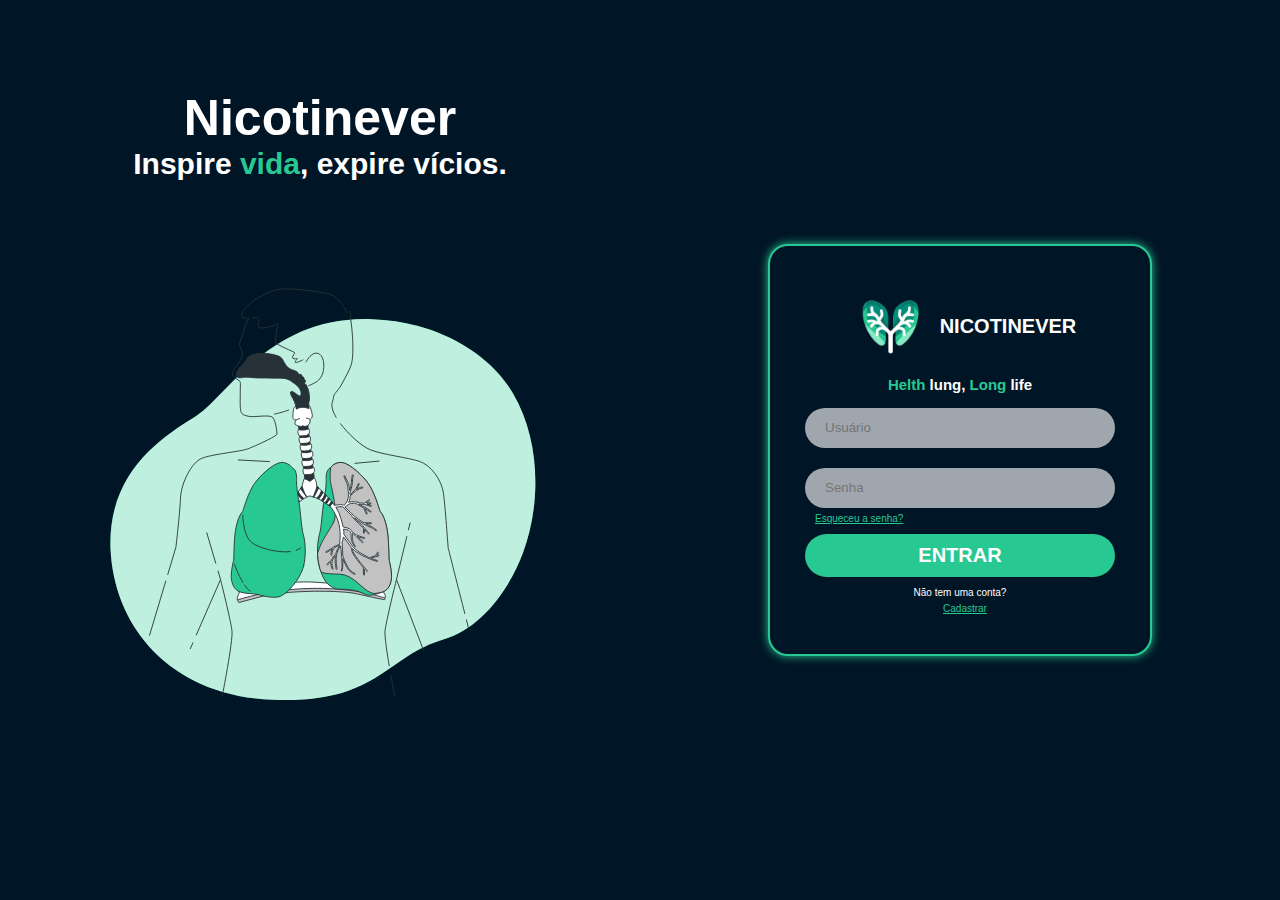
<file: index.html>
<!DOCTYPE html>
<html lang="pr-br">

<head>
    <meta charset="UTF-8">
    <meta name="viewport" content="width=device-width, initial-scale=1.0">
    <link rel="shortcut icon" type="image/x-icon" href="assets/images/logo(2).ico">
    <link rel="stylesheet" href="assets/CSS/style.css">
    <title>Login</title>
</head>

<body>
    <header>
        <div class="main-login">
            <div class="left-login">
                <h1>Nicotinever</h1>
                <h2>Inspire <span>vida</span>, expire vícios.</h2>
                <img src="assets/images/respira.svg" alt="">
            </div>

            <div class="right-login">
                <div class="card-login">
                    <div class="titulo">
                        <img src="assets/images/logo.jpg" alt="">
                        <h1>NICOTINEVER</h1>
                    </div>
                    <div class="subtitulo">
                        <h2><span>Helth</span> lung,
                                <span>Long</span> life</h2>
                    </div>

                    <form>
                        <input type="text" name="usuario" placeholder="Usuário" required>
                        <input type="password" name="senha" placeholder="Senha" required>
                        <a href="a">Esqueceu a senha?</a>
                        <input type="submit" value="ENTRAR">
                    </form>
                    <p>Não tem uma conta? <a href="cadastro.html">Cadastrar</a></p>
                </div>
            </div>
        </div>
    </header>
</body>

</html>
</file>
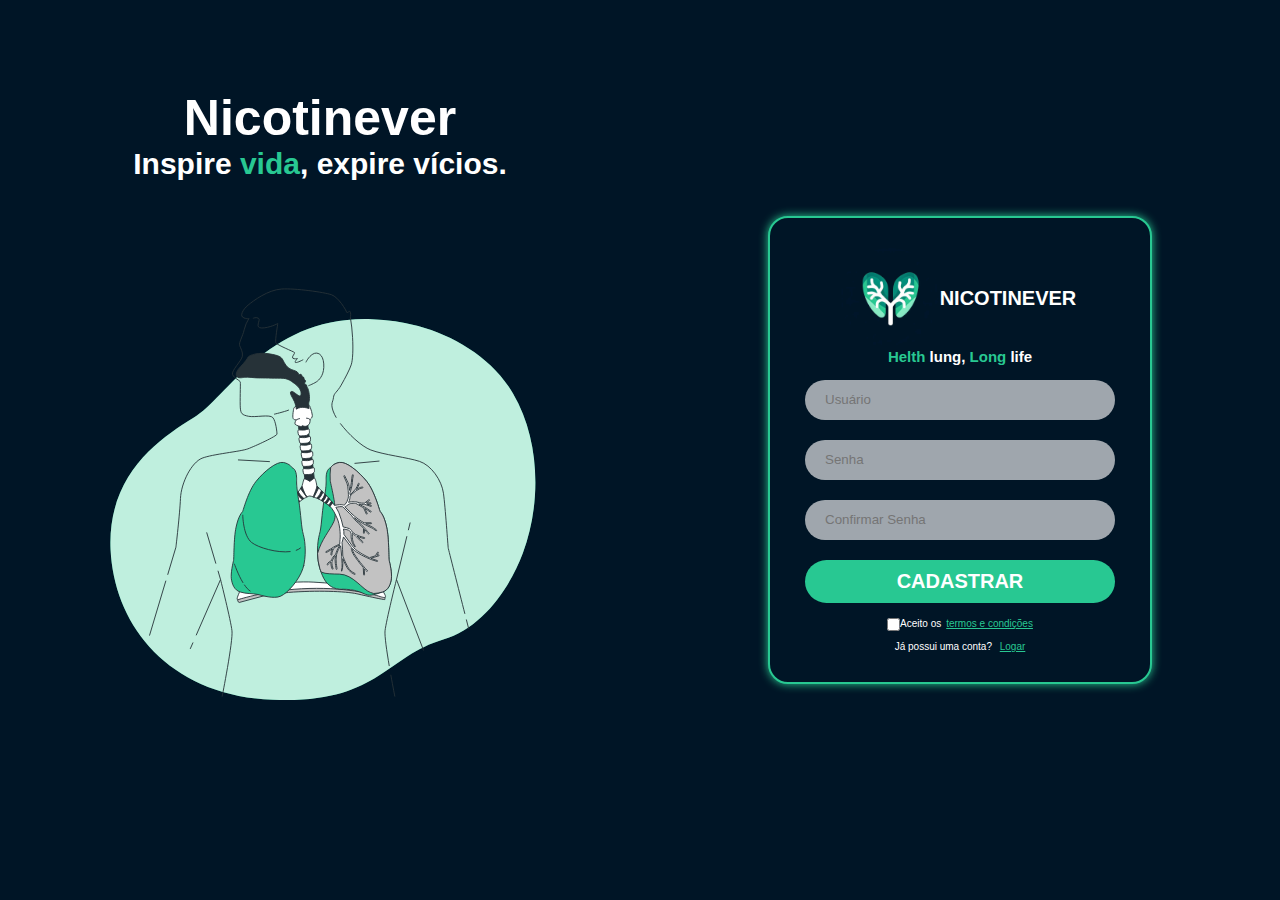
<file: cadastro.html>
<!DOCTYPE html>
<html lang="pt-br">

<head>
    <meta charset="UTF-8">
    <meta name="viewport" content="width=device-width, initial-scale=1.0">
    <link rel="shortcut icon" type="image/x-icon" href="assets/images/logo(2).ico">
    <link rel="stylesheet" href="assets/CSS/styleCadastro.css">
    <title>Cadastro</title>
</head>

<body>
    <header>
        <div class="main-login">
            <div class="left-login">
                <h1>Nicotinever</h1>
                <h2>Inspire <span>vida</span>, expire vícios.</h2>
                <img src="assets/images/respira.svg" alt="">
            </div>

            <div class="right-login">
                <div class="card-login">
                    <div class="titulo">
                        <img src="assets/images/logo.jpg" alt="">
                        <h1>NICOTINEVER</h1>
                    </div>
                    <div class="subtitulo">
                        <h2><span>Helth</span> lung,
                                <span>Long</span> life</h2>
                    </div>

                    <form>
                        <input type="text" name="usuario" placeholder="Usuário" required>
                        <input type="password" name="senha" placeholder="Senha" required>
                        <input type="password" name="confirmar senha" placeholder="Confirmar Senha" required>
                        <input type="submit" value="CADASTRAR">
                        <div class="check">
                            <input type="checkbox" name="" aria-required="true">
                            <label for="termo">Aceito os<a href="termo.html" target="_blank"><span>termos e condições</span></a></label>
                        </div>
                    </form>
                    <p>Já possui uma conta? <a href="index.html">Logar</a></p>
                </div>
            </div>   
        </div>
    </header>
</body>

</html>
</file>
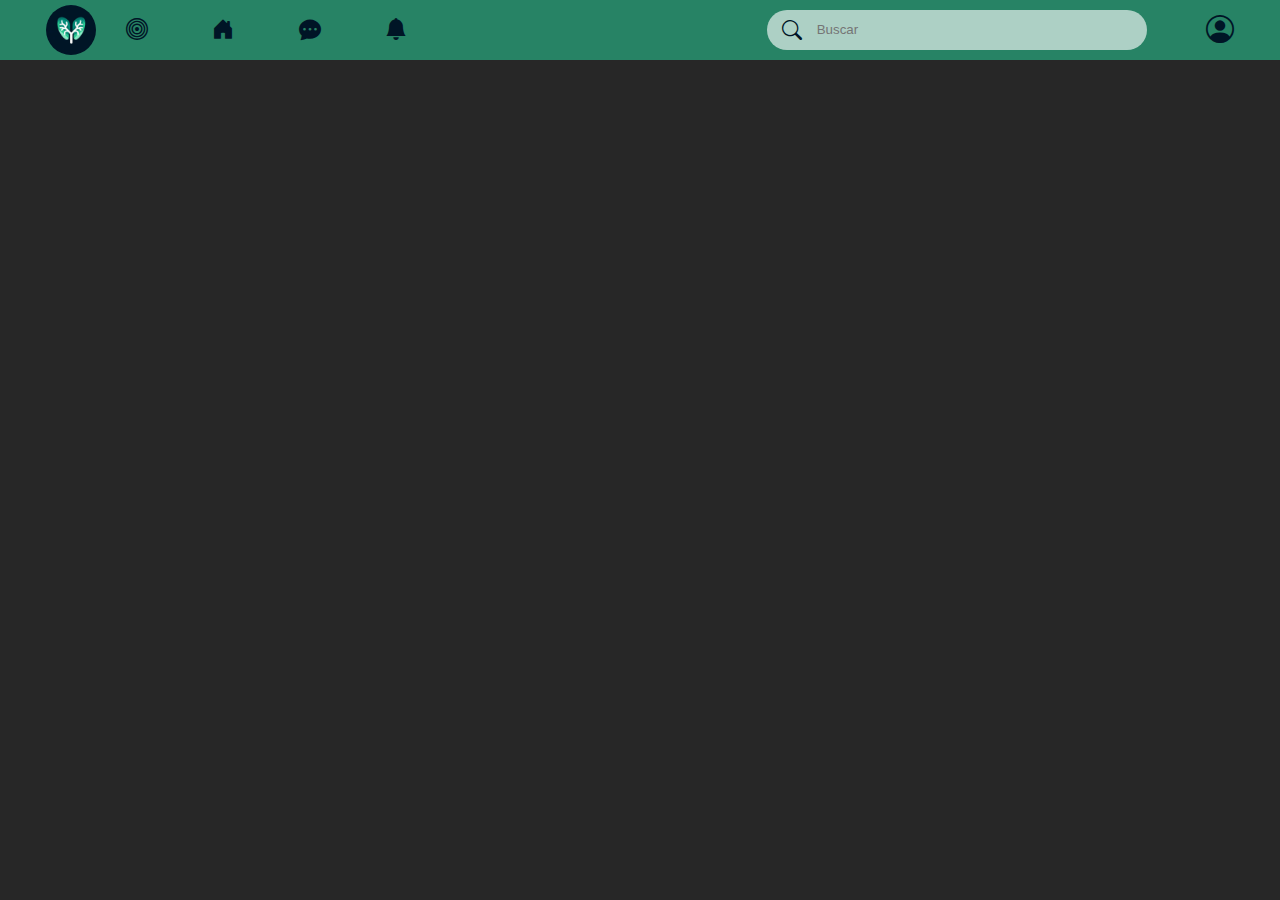
<file: feed.html>
<!DOCTYPE html>
<html lang="en">
<head>
    <meta charset="UTF-8">
    <meta name="viewport" content="width=device-width, initial-scale=1.0">
    <link rel="shortcut icon" type="image/x-icon" href="./images/logo(2).ico">
    <link rel="stylesheet" href="https://cdn.jsdelivr.net/npm/bootstrap-icons@1.8.1/font/bootstrap-icons.css">
    <link rel="stylesheet" href="CSS/feed.css">
    <title>Nicotinever</title>
</head>
<body>
    <nav>
        <div class="nav-left">
            <img src="images/logo.jpg" alt="Nicotinever" class="logo">
            <ul>
                <li><i class="bi bi-bullseye"></i></li>
                <li><i class="bi bi-house-door-fill"></i></li>
                <li><i class="bi bi-chat-dots-fill"></i></i></li>
                <li><i class="bi bi-bell-fill"></i></li>
            </ul>
        </div>
           
        <div class="nav-right">
            <div class="search-box">
                <i class="bi bi-search"></i>
                <input type="text" placeholder="Buscar">
            </div>
        </div>

        <div class="profile-icon">
            <i class="bi bi-person-circle"></i>
        </div>
    </nav> 
</body>
</html>
</file>
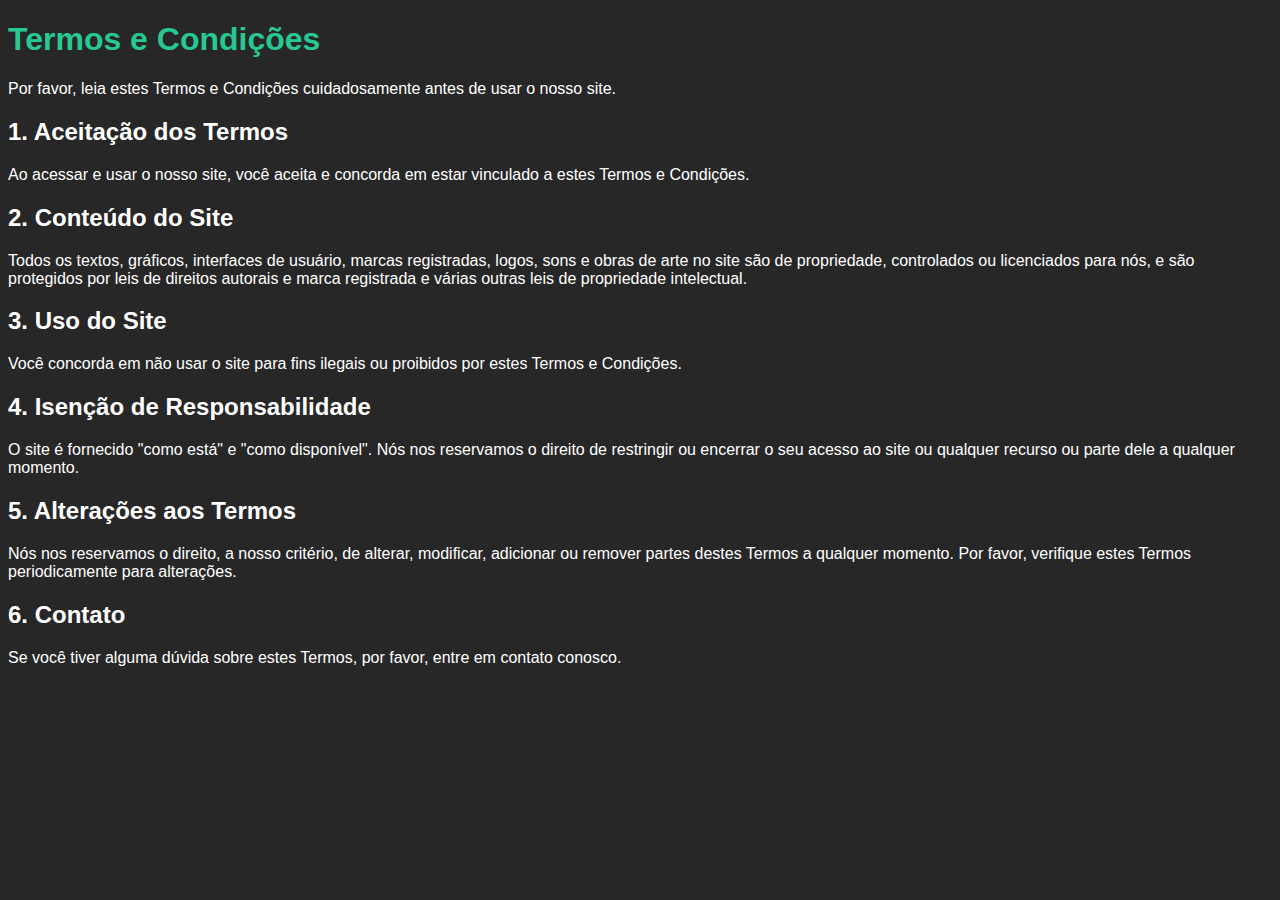
<file: termo.html>
<!DOCTYPE html>
<html lang="pt-br">

<head>
    <meta charset="UTF-8">
    <meta name="viewport" content="width=device-width, initial-scale=1.0">
    <link rel="shortcut icon" type="image/x-icon" href="assets/images/logo(2).ico">
    <link rel="stylesheet" href="assets/CSS/termo.css">
    <title>Termos e Condições</title>
</head>

<body>
    <h1>Termos e Condições</h1>
    <p>Por favor, leia estes Termos e Condições cuidadosamente antes de usar o nosso site.</p>

    <h2>1. Aceitação dos Termos</h2>
    <p>Ao acessar e usar o nosso site, você aceita e concorda em estar vinculado a estes Termos e Condições.</p>

    <h2>2. Conteúdo do Site</h2>
    <p>Todos os textos, gráficos, interfaces de usuário, marcas registradas, logos, sons e obras de arte no site são de propriedade, controlados ou licenciados para nós, e são protegidos por leis de direitos autorais e marca registrada e várias outras leis de propriedade intelectual.</p>

    <h2>3. Uso do Site</h2>
    <p>Você concorda em não usar o site para fins ilegais ou proibidos por estes Termos e Condições.</p>

    <h2>4. Isenção de Responsabilidade</h2>
    <p>O site é fornecido "como está" e "como disponível". Nós nos reservamos o direito de restringir ou encerrar o seu acesso ao site ou qualquer recurso ou parte dele a qualquer momento.</p>

    <h2>5. Alterações aos Termos</h2>
    <p>Nós nos reservamos o direito, a nosso critério, de alterar, modificar, adicionar ou remover partes destes Termos a qualquer momento. Por favor, verifique estes Termos periodicamente para alterações.</p>

    <h2>6. Contato</h2>
    <p>Se você tiver alguma dúvida sobre estes Termos, por favor, entre em contato conosco.</p>
</body>

</html>
</file>
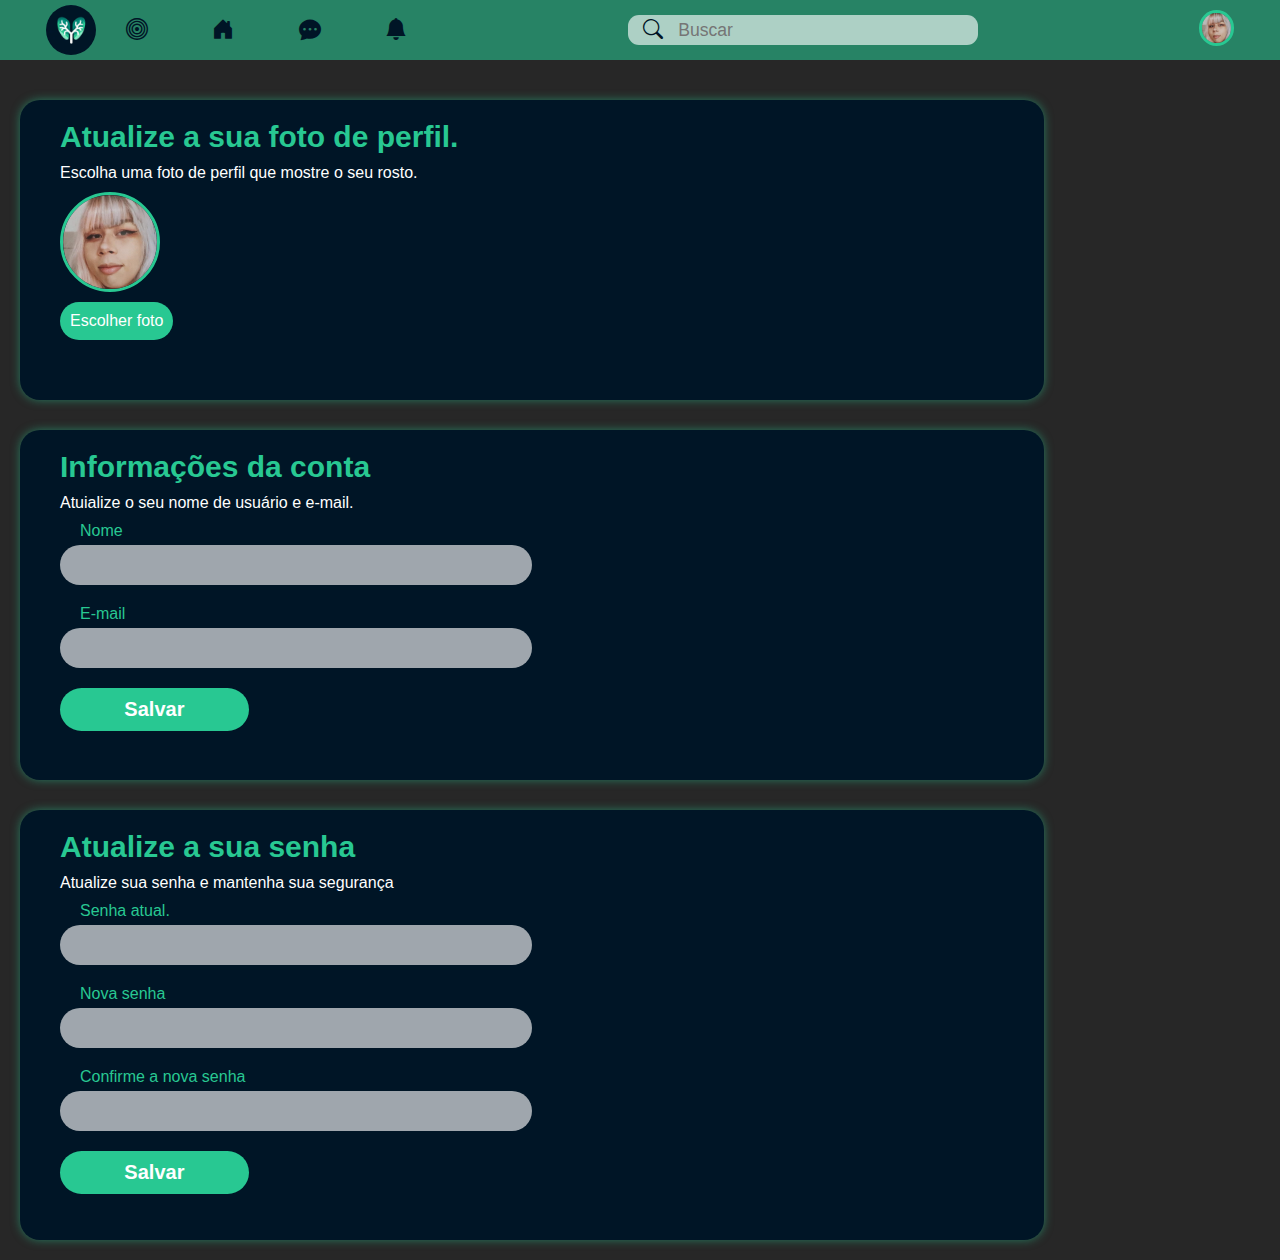
<file: userinfo.html>
<!DOCTYPE html>
<html lang="pt-br">
<head>
    <meta charset="UTF-8">
    <meta name="viewport" content="width=device-width, initial-scale=1.0">
    <link rel="shortcut icon" type="image/x-icon" href="./images/logo(2).ico">
    <link rel="stylesheet" href="https://cdn.jsdelivr.net/npm/bootstrap-icons@1.8.1/font/bootstrap-icons.css">
    <link rel="stylesheet" href="assets/CSS/feed3.css">
    <title>Nicotinever</title>
</head>
<body>
    <nav class="web">
        <div id="top" class="nav-left">
            <img src="assets/images/logo.jpg" alt="Nicotinever" class="logo">
            <ul>
                <li><i class="bi bi-bullseye"></i></li>
                <li><i class="bi bi-house-door-fill"></i></li>
                <li><i class="bi bi-chat-dots-fill"></i></i></li>
                <li><i class="bi bi-bell-fill"></i></li>
            </ul>
        </div>
           
        <div class="nav-right">
            <div class="search-box">
                <i class="bi bi-search"></i>
                <input type="text" placeholder="Buscar">
            </div>
        </div>

        <div class="profile-icon">
            <div class="online">
                <img src="assets/images/user-profile.png" alt="">
            </div>
        </div>
    </nav>

    <div class="main-info">

        <div class="profile-image">
            <h1>Atualize a sua foto de perfil.</h1>
            <p>Escolha uma foto de perfil que mostre o seu rosto.</p>
            <img src="assets/images/user-profile.png" for="perfil-foto" alt="">
            <input type="file" id="file" style="display: none;" accept="image/jpeg, image/png" ></input>
            <label for="file" class="btn">Escolher foto</label>
        </div>

        <div class="profile-info">
            <h1>Informações da conta</h1>
            <p>Atuialize o seu nome de usuário e e-mail.</p>

            <label for="name">Nome</label>
            <input type="text" id="name" name="name"></input>
            <label for="email">E-mail</label>
            <input type="email" id="email" name="email"></input>
            <input type="submit" value="Salvar">

        </div>

        <div class="update-password">
            <h1>Atualize a sua senha</h1>
            <p>Atualize sua senha e mantenha sua segurança</p>
            <label for="atual">Senha atual.</label>
            <input type="password" id="atual" name="atual"></input>
            <label for="new">Nova senha</label>
            <input type="password" id="new" name="new"></input>
            <label for="confirm">Confirme a nova senha</label>
            <input type="password" name="confirm" id="confirm"></input>
            <input type="submit" value="Salvar">
        </div>

    </div>
</file>
<file: assets/CSS/style.css>
*{
    margin: 0;
    padding: 0;
    box-sizing: border-box;
    font-family: 'Roboto', sans-serif;
}


html{
    font-size: 10px;
    color: #fff;
}
body{
    background-color: #000000d8;
}

.main-login{
    width: 100vw;
    height: 100vh;
    background-color: #001526;
    display: flex;
    justify-content: center;
    align-items: center;
}

.left-login{
    position: relative;
    width: 100vh;
    height: 100vh;
    display: flex;
    justify-content: center;
    align-items: center;
    flex-direction: column;
}

.left-login h1{
    color: white;
    font-size: 50px;
}

.left-login h2{
    font-size: 30px;
}

.left-login h2 span{
    color: #28C892;
    margin-bottom: 100px;
}

.left-login img{
    width: 70%;
    height: 70%;
}

.right-login{
    width: 100vh;
    height: 100vh;
    display: flex;
    justify-content: center;
    align-items: center;
}

.card-login{
    width: 60%;
    display: flex;
    justify-content: center;
    align-items: center;
    flex-direction: column;
    padding: 30px 35px;
    background-color: #001526;
    border-radius: 20px;
    border: 2px solid #28C892;
    box-shadow: 0 0 10px #28C892;
}


.card-login img{
    rotate: 180deg;
    width: 100px;
    height: 100px;
    display: flex;
    margin-left: .2%;
    border-radius: 50%;
}

.card-login .titulo{
    margin-right: 5px;
    display: flex;
    align-items: center;
}

.card-login .subtitulo{
    margin-bottom: 15px;
    color: #ffffff;
    text-align: center;
}

.card-login span{
    margin-bottom: 20px;
    color: #28C892;
    text-align: center;
}

.card-login label{
    display: block;
}

.card-login input[type="text"], .card-login input[type="password"]{
    width: 100%;
    line-height: 40px;
    border: none;
    border-radius: 25px;
    padding: 0 20px;
    color: #000000;
    background-color: #ffffff9f;
}

.card-login input[type="text"]{
    margin-bottom: 20px;
}

.card-login a{
    color: #28C892;
    margin-left: 10px ;
    margin-top: 5px;
    display: block;
    margin-bottom: 10px;
}
.card-login input[type="submit"]{
    cursor: pointer;
    display: block;
    width: 100%;
    padding: 10px 20px;
    font-size: 20px;
    background-color: #28C892;
    border-radius: 25px;
    border: none;
    font-weight: bold;
    color: #fff;
    transition: 0.2s;
}

.card-login input[type="submit"]:hover{
    transform: scale(1.05);
    box-shadow: #28c89398;
}

.card-login p{
    margin-top: 10px;
    text-align: center;
}

@media screen and (max-width: 768px){
 
    .left-login{
        display: none;
    }

    .card-login{
        align-content: center;
        position: absolute;
        width: 100%;
        height: 100%;
        border: 0;
        box-shadow: none;
    }
    .main-login{
        align-content: center;
        position: absolute;
        width: 100%;
        height: 100%;
    }
}
</file>
<file: assets/CSS/styleCadastro.css>
*{
    margin: 0;
    padding: 0;
    box-sizing: border-box;
    font-family: 'Roboto', sans-serif;
}


html{
    font-size: 10px;
    color: #fff;
}
body{
    background-color: #000000d8;
}

.main-login{
    width: 100vw;
    height: 100vh;
    background-color: #001526;
    display: flex;
    justify-content: center;
    align-items: center;
}

.left-login{
    position: relative;
    width: 100vh;
    height: 100vh;
    display: flex;
    justify-content: center;
    align-items: center;
    flex-direction: column;
}

.left-login h1{
    color: white;
    font-size: 50px;
}

.left-login h2{
    font-size: 30px;
}

.left-login h2 span{
    color: #28C892;
    margin-bottom: 100px;
}

.left-login img{
    width: 70%;
    height: 70%;
}

.right-login{
    width: 100vh;
    height: 100vh;
    display: flex;
    justify-content: center;
    align-items: center;
}

.card-login{
    width: 60%;
    display: flex;
    justify-content: center;
    align-items: center;
    flex-direction: column;
    padding: 30px 35px;
    background-color: #001526;
    border-radius: 20px;
    border: 2px solid #28C892;
    box-shadow: 0 0 10px #28C892;
}

.card-login img{
    rotate: 180deg;
    width: 100px;
    height: 100px;
    display: flex;
    margin-left: .2%;
    border-radius: 50%;
}

.card-login .titulo{
    margin-right: 5px;
    display: flex;
    align-items: center;
}

.card-login .subtitulo{
    margin-bottom: 15px;
    color: #ffffff;
    text-align: center;
}

.card-login span{
    margin-bottom: 20px;
    color: #28C892;
    text-align: center;
}


.card-login input[type="text"], .card-login input[type="password"]{
    width: 100%;
    line-height: 40px;
    border: none;
    border-radius: 25px;
    padding: 0 20px;
    color: #000000;
    background-color: #ffffff9f;
}

.card-login input[type="text"]{
    margin-bottom: 20px;
}

.card-login input[type="password"]{
    margin-bottom: 20px;
}


.card-login a{
    color: #28C892;
    margin-left: 5px ;
    margin-top: 5px;
    margin-bottom: 10px;
}

.card-login .check{
    display: flex;
    margin-top: 15px;
    justify-content: center;
    
}
.card-login input[type="submit"]{
    cursor: pointer;
    display: block;
    width: 100%;
    padding: 10px 20px;
    font-size: 20px;
    background-color: #28C892;
    border-radius: 25px;
    border: none;
    font-weight: bold;
    color: #fff;
    transition: 0.2s;
}

.card-login input[type="submit"]:hover{
    transform: scale(1.05);
    box-shadow: #28c89398;
}

.card-login p{
    margin-top: 10px;
    text-align: center;
}

@media screen and (max-width: 768px){

    .left-login{
        display: none;
    }

    .card-login{
        align-content: center;
        position: absolute;
        width: 100%;
        height: 100%;
        border: 0;
        box-shadow: none;
    }
    .main-login{
        align-content: center;
        position: absolute;
        width: 100%;
        height: 100%;
    }
}
</file>
<file: CSS/feed.css>
*{
    margin: 0;
    padding: 0;
    font-family: 'Roboto', sans-serif;
}

body{
    background-color: #000000d8;
}

nav{
    display: flex;
    align-items: center;
    justify-content: space-between;
    background-color: #28c89393;
    padding: 5px 2%;
}

.nav-left img{
    rotate: 180deg;
    width: 50px;
    height: 50px;
    margin-left: 20px;
    border-radius: 50px;
}

.nav-left, .nav-right{
    display: flex;
    align-items: center;
}

.nav-left ul li{
    font-weight: bold;
    font-size: 10px;
    color: #001526;
    list-style: none;
    display: inline-block;
    padding: 0 0;
    transition: transform 0.3s ease;
}

.nav-left ul li i{
    box-sizing: border-box;
    color: #001526 ;
    font-size: 22px;
    cursor: pointer;
    margin: 0 30px;
    padding: 0px;
}

.nav-left ul li:hover{
    transform: scale(1.2);
}

.profile-icon i{
    margin-right: 20px;
    color: #001526;
    font-size: 28px;
    cursor: pointer;
}

.profile-icon{
    transition: transform 0.3s ease;
    margin-left: 30px;
}

.profile-icon:hover{
    transform: scale(1.2);
}

.search-box{
    margin-left: 300px;
    line-height: 40px;
    width: 350px;
    border-radius: 20px;
    display: flex;
    align-items: center;
    padding: 0 15px;
    background-color: #ffffff9f;
}

.search-box i{
    color: #001526;
    font-size: 20px;
}

.search-box input[type="text"]{
    line-height: 40px;
    outline: none;
    border: none;
    width: 100%;
    padding: 0 15px;
    background-color: #ffffff00;
}
</file>
<file: assets/CSS/termo.css>
body {
    background-color: #000000d8;
    font-family: Arial, sans-serif;
}

h1 {
    color: #28C892;
}

h2 {
    color: #fff;
}

p {
    color: #fff;
}
.card-login {
    width: 300px;
    margin: 0 auto;
    padding: 20px;
    background-color: #001526;
    box-shadow: 0px 0px 10px 0px rgba(0,0,0,0.1);
}
</file>
<file: assets/CSS/feed3.css>
*{
    margin: 0;
    padding: 0;
    font-family: 'Roboto', sans-serif;
    text-decoration: none;
    box-sizing: border-box;
}

a{
    color: #28c89393;
}

body{
    background-color: #000000d8;
}

.web{
    display: flex;
    align-items: center;
    justify-content: space-between;
    background-color: #28c89393;
    padding: 5px 2%;
}

.nav-left img{
    rotate: 180deg;
    width: 50px;
    height: 50px;
    margin-left: 20px;
    border-radius: 50px;
}

.nav-left, .nav-right{
    display: flex;
    align-items: center;
}

.nav-left ul li{
    font-weight: bold;
    font-size: 10px;
    color: #001526;
    list-style: none;
    display: inline-block;
    padding: 0 0;
    transition: transform 0.3s ease;
}

.nav-left ul li i{
    box-sizing: border-box;
    color: #001526 ;
    font-size: 22px;
    cursor: pointer;
    margin: 0 30px;
    padding: 0px;
}

.nav-left ul li:hover{
    transform: scale(1.2);
}

.profile-icon img{
    border: #28C892 3px solid;
    width: 35px;
    border-radius: 50%;
    margin-right: 20px;
    color: #001526;
    font-size: 28px;
    cursor: pointer;
}

.profile-icon:hover{
    transform: scale(1.2);
}

.profile-icon{
    margin-left: 30px;
    transition: transform 0.3s ease;
}

.container{
    display: flex;
    justify-content: space-between;
    padding: 13px 5%;
}

.left-sidebar{
    box-shadow: #28c89383 0px 0px 10px 0px;
    border-color: aliceblue;
    color: #28c89393;
    border-radius: 20px;
    background-color: #001526;
    flex-basis: 25%;
    position: sticky;
    top: 0px;
    align-self: flex-start;
    height: 100vh;
    padding: 20px;
}

.right-sidebar{
    box-shadow: #28c89383 0px 0px 10px 0px;
    color: #28c89393;
    border-radius: 20px;
    background-color: #001526;
    flex-basis: 25%;
    position: sticky;
    top: 0px;
    align-self: flex-start;
    height: 100vh;
    padding: 20px;

}

.left-sidebar img{
    width: 50px;
    border-radius: 50%;
}

.main-content{
    flex-basis: 47%;
}

.imp-links{
    margin-right: 10px;
}

.imp-links li{
    margin-top: 30px;
    list-style: none;
    margin-bottom: 30px;
    transition: transform 0.3s ease;
}

.imp-links li a{
    text-decoration: none;
    color: #28c89393;
}

.imp-links li:hover{
    transform: scale(1.02);
}

.imp-links li i{
    padding: 0px 5px;
    text-decoration: none;
    display: inline-block;
    align-items: center;
    margin-bottom: 10px;
    color: #28c89393;
    width: fit-content;
}

.write-post-container{
    box-shadow: #28c89383 0px 0px 10px 0px;
    margin: 0 10px;
    margin-top: 10px;
    background-color: #001526;
    border-radius: 6px;
    padding: 20px;
    color: #28c89393 ;
}

.write-post-container .user-profile{
    display: flex;
    flex-direction: r;
    align-items: center;
}

.write-post-container .user-profile div{
    display: flex;
    flex-direction: column;
}

.write-post-container .user-profile img{
    width: 45px;
    border-radius: 50%;
    margin-right: 10px;
}

.write-post-container .user-profile p{
    margin-right: 10px;
    font-weight: 500;
}

.write-post-container .user-profile small{
    font-size: 12px;
}

.post-input-container{
    padding-left: 55px;
}

.post-input-container textarea{
    resize: none;
    width: 100%;
    color: aliceblue;
    padding: 10px;
    border: none;
    outline: 0;
    border-bottom: 1px solid #28c89393;
    background-color: transparent;
}

.add-post-links{
    display: flex;
    margin-top: 10px;
}

.add-post-links a{
    font-size: 15px;
    display: flex;
    align-items: center;
    margin-right: 20px;
}

.add-post-links i{
    font-size: 15px;
    margin-right: 5px;
}

.sidebar-title{
    font-size: 12px;
    display: flex;
    align-items: center;
    justify-content: space-between;
    margin-bottom: 18px;
}

.right-sidebar h4{
    font-weight: 600;
    font-size: 16px;
}

::-webkit-scrollbar{
    width: 10px;
}

::-webkit-scrollbar-thumb{
    width: 5px;
    background-color: #28c89393;
    border-radius: 20px;
}

.event{
    display: flex;
    font-size: 14px;
    margin-bottom: 20px;
}

.event p{
    font-size: 12px;
}

.envent a{
    font-size: 12px;
}

.left-event{
    border-radius: 10px;
    height: 65px;
    width: 65px;
    margin-right: 15px;
    padding-top: 10px;
    text-align: center;
    position: relative;
    overflow: hidden;
    box-shadow: 0 0 10px #28c89393;
}

.left-event span{
    font-weight: bold;
    color: #001526;
    position: absolute;
    bottom: 0;
    left: 0;
    width: 100%;
    background-color: #28c89393;
    padding: 4px 0;
}

.online-list{
    display: flex;
    align-items: center;
    margin-bottom: 20px;
}

.online-list img{
    border: #28C892 2px solid;
    
    width: 40px;
    border-radius: 50%;
}

.online-list p{
    margin-left: 10px;
}

.post-container{
    width: 100%;
    background-color: #001526 ;
    border-radius: 6px;
    padding: 20px;
    color: white;
    margin: 20px 0;
}

.user-profile span{
    font-size: 13px;
    color: #28c89393;
}

.post-text{
    color: white;
    margin: 15px 0;
    font-size: 15px;
}

.post-text span{
    color: #28c89393;
    font-weight: 500;
}
.post-text a{
    color: #28c89393;
    font-weight: 500;
}

.post-text img{
    margin-top: 10px;
    width: 100%;
    border-radius: 4px;
    margin-bottom: 5px;
}

.post-roll{
    display: flex;
    align-items: center;
    justify-content: space-between;
}

.profile-post-icon img{
    margin-right: 10px;
    width: 40px;
    border-radius: 50%;
}

.profile-icon p{
    display: block;

}

.profile-post-icon{
    display: flex;
    align-items: center;
}

.act-icons i{
    color: #28c89393;
}

.act-icons div{
    display: inline-flex;
    align-items: center;
    margin-right: 30px;
    font-size: 14px;
}

.post-profile-icon{
    display: flex;
    align-items: center;
}

.post-profile-icon img{
    width: 20px;
    border-radius: 50%;
    margin-right: 5px;
}

.mobile{
    display: none;
}

@media screen and (max-width: 768px){
    .mobile{
        background-color: #001526;
        display: block;
        position: fixed;
        right: 0;
        bottom: 0;
        left: 0;
        z-index: 9999;
        padding-bottom: 5px;
    }

    .main-content{
        padding-right: 20px;
        position: absolute;
        width: 100vw;
        align-items: center;
        justify-content: center;
        padding-bottom: 50px;
    }
    

    .paginas {
        display: flex;
        flex-direction: row;
        list-style-type: none;
        justify-content: space-around;
        align-items: center;
        height: 60px;
    }

    .paginas>li {
        width: 50px;
        height: 50px;
        cursor: pointer;
        position: relative;
    }

    .paginas>li:first-child {
        padding-top: 3px;

    }

    #pagina-alvo {
        width: 47px;
        height: 47px;
    }

    .mobile i{
        color: #88EBC4;
        font-size: 49px;
    }

    .barra {
        background-color: #02736483;
        position: relative;
        height: 3px;
    } 

    .select {
        background-color: #28C892;
        position: absolute;
        left: 66.6666666666666%;
        width: 33%;
        height: 3px;
        transition: left 0.5s ease;
    }


    li:hover>#pagina-alvo {
        width: 50px;
        height: 50px;
    }

    .mobile i:hover {
        font-size: 52px;
    }

    .web{
        display: none;
    }

    .left-sidebar{
        display: none;
    }

    .right-sidebar{
        display: none;
    }

    .cabecalho {
        display: none!important;
    }

    .logo-icones {
        display: none!important;
    }
    
    .ftperfil-header {
        display: none!important;
    }
    
    .search-box {
        display: none!important;
    }
    
    .icones {
        display: none!important;
    }
}


/* profile-info */

.main-info{
    display: flex;
    flex-direction: column;
    padding: 20px;
    border-radius: 6px;
    margin-top: 20px;
}

.profile-image{
    box-shadow: #28c89383 0px 0px 10px 0px;
    color: #28C892;
    background-color: #001526;
    border-radius: 20px;
    height: 300px;
    width: 80vw;
    flex-direction: column;
    display: flex;
    justify-content: flex-start;
    align-items: start;
    padding: 20px 40px;
}

.main-info p{
    color: white;
    padding: 10px 0;
    margin: 0;
}

.main-info h1{
    color: #28C892;
    font-size: 30px;
    margin: 0;
}

.profile-image img{
    border: #28C892 3px solid;
    width: 100px;
    height: 100px;
    border-radius: 50%;
    overflow: hidden;
    
}

.btn {
    margin-top: 10px;
    padding: 10px;
    background-color: #28C892;
    color: white;
    cursor: pointer;
    border-radius: 20px;
    cursor: pointer;
    transition: .2s;
}

.btn:hover {
    transform: scale(1.1);
    background-color: #28C892;
}

.profile-info{
    margin: 30px 0;
    box-shadow: #28c89383 0px 0px 10px 0px;
    color: #28C892;
    background-color: #001526;
    border-radius: 20px;
    height: 350px;
    width: 80vw;
    flex-direction: column;
    display: flex;
    justify-content: flex-start;
    align-items: start;
    padding: 20px 40px;

}

.profile-info label{
    margin-left: 20px;
    margin-bottom: 5px;
}

.main-info label{
    display: block;
}

.main-info input[type="text"], .main-info input[type="password"], .main-info input[type="email"]{
    width: 50%;
    line-height: 40px;
    border: none;
    border-radius: 25px;
    padding: 0 20px;
    color: #000000;
    background-color: #ffffff9f;
    margin-bottom: 20px ;
}

.update-password{
    box-shadow: #28c89383 0px 0px 10px 0px;
    color: #28C892;
    background-color: #001526;
    border-radius: 20px;
    height: 430px;
    width: 80vw;
    flex-direction: column;
    display: flex;
    justify-content: flex-start;
    align-items: start;
    padding: 20px 40px;
}

.update-password label{
    margin-left: 20px;
    margin-bottom: 5px;
}

.main-info input[type="submit"]{
    cursor: pointer;
    display: block;
    width: 20%;
    padding: 10px 20px;
    font-size: 20px;
    background-color: #28C892;
    border-radius: 25px;
    border: none;
    font-weight: bold;
    color: #fff;
    transition: 0.2s;
}

.btn-foto{
    cursor: pointer;
    transition: .2s;
}

.btn-foto i{
    font-size: 20px;
    color: #28C892;
    margin-right: 10px;

}

.btn-foto:hover{
    transform: scale(1.1);
}

.btn-publicar{
    background-color:  #28C892;
    cursor: pointer;
    transition: .2s;
    border: none;
    border-radius: 20px;
    padding: 10px 10px;
    margin-left: auto;   
}

.btn-publicar:hover{
    transform: scale(1.1);
}

/* Header */

.cabecalho {
    display: flex;
    height: 55px;
    background-color: #00907B;
    margin-bottom: 10px;
    justify-content: space-around;
    align-items: center;
}

.cabecalho i{
    color: #88EBC4;
    font-size: 40px;
    cursor: pointer;
    transition: .2s;
}

.cabecalho i:hover{
    transform: scale(1.1);
}

.cabecalho img{
    width: 40px;
    border-radius: 50%;
    cursor: pointer;
    transition: .2s;
}


.logo-icones {
    display: flex;
    align-items: center;
    gap: 2vw;
}


.logo-total {
    height: 40px;
    margin: 0 15px 0 10px;
    display: flex;
    align-items: center;
    background-color: #00152697;
    border: 2px solid #28C892;
    box-shadow: #28c89383 0px 0px 10px 0px;;
    border-radius: 30px;
    padding: 0 15px 0 10px;
    cursor: pointer;
}

.logo-total:hover {
    background-color: #ffffff58;
}

.logo {
    width: 50px;
}

.img-header {
    width: 40px;
    transition: transform 0.2 ease; 
    cursor: pointer;
}

.i-header {
    font-size: 40px;
    transition: transform 0.2 ease; 
    cursor: pointer;
}

.nicotinever {
    color: white;
}

.icones {
    width: 16vw;
    display: flex;
    justify-content: space-between;
    align-items: center;
}

.i-header:hover {
    transform: scale(1.2);
}

.img-header:hover {
    transform: scale(1.2);
}

.search-box{
    width: 350px;
    border-radius: 11px;
    display: flex;
    align-items: center;
    padding: 0 15px;
    background-color: #ffffff9f;
    height: 30px;
    transition: transform 0.2s ease;
}

.search-box:hover {
    transform: scale(1.04);
}

.search-box i{
    color: #001526;
    font-size: 20px;
}

.search-box input[type="text"]{
    font-size: 1.1em;
    outline: none;
    border: none;
    width: 100%;
    padding: 0 15px;
    background-color: #ffffff00;
}

.ftperfil-header {
    display: block;
    width: 40px;
    border-radius: 50%;
    transition: transforme 0.2s ease;
    cursor: pointer;
}

.ftperfil-header:hover {
    transform: scale(1.1);
}

.menu-icon {
    display: none;
}

.i-header {
    color: #88EBC4;
}

/* --------------------- */
</file>
